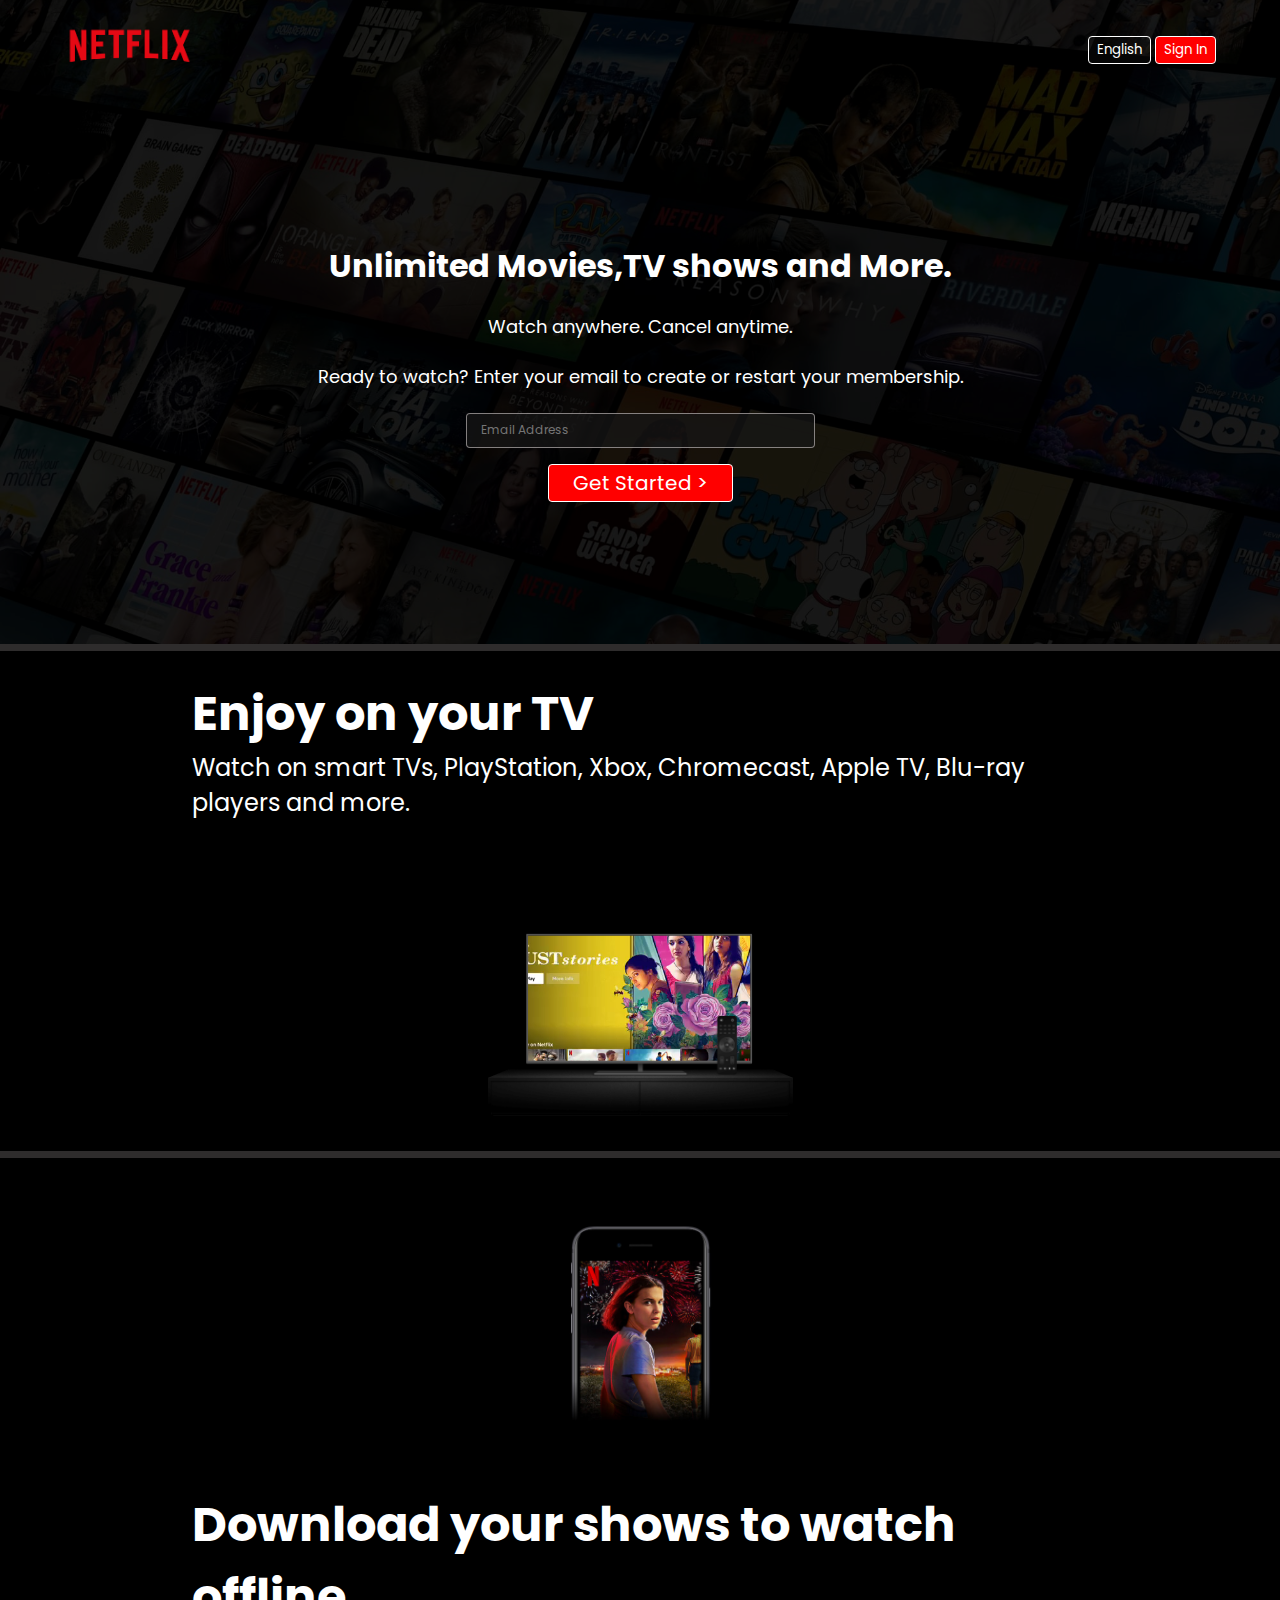
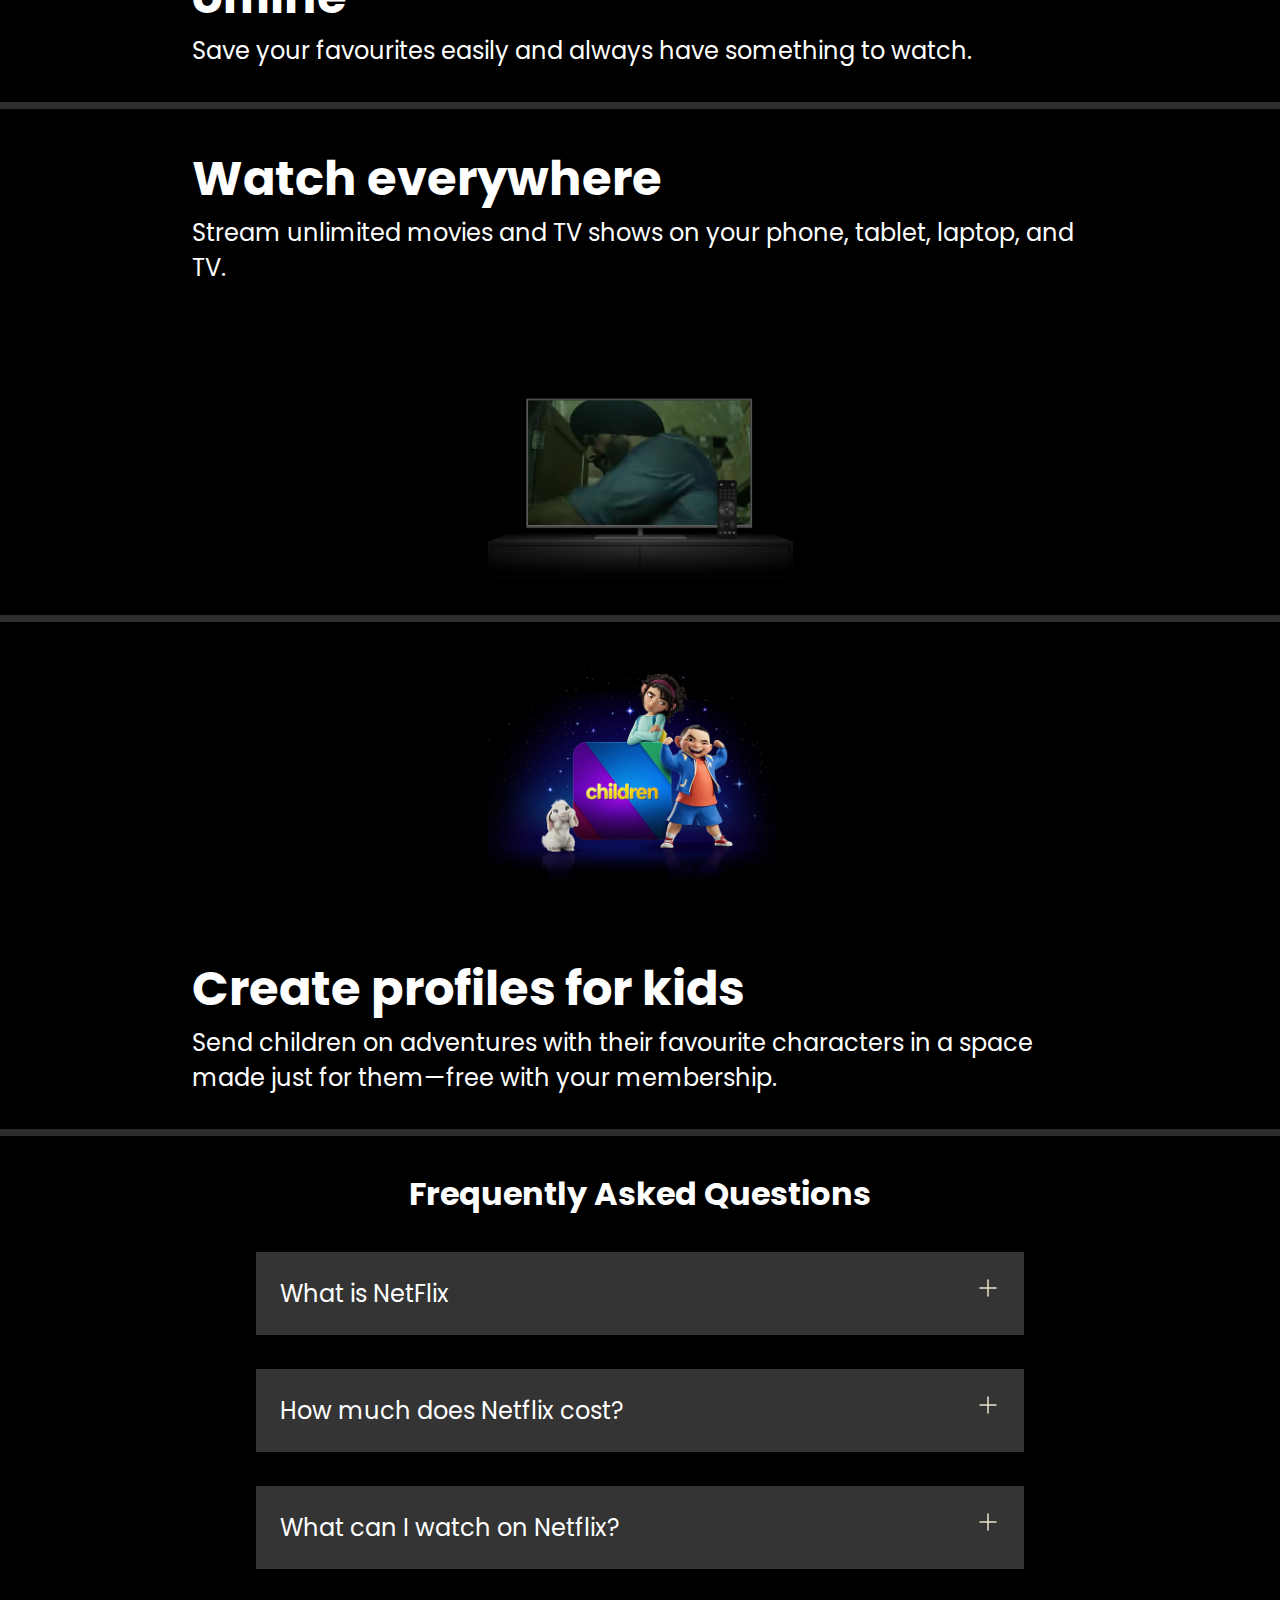
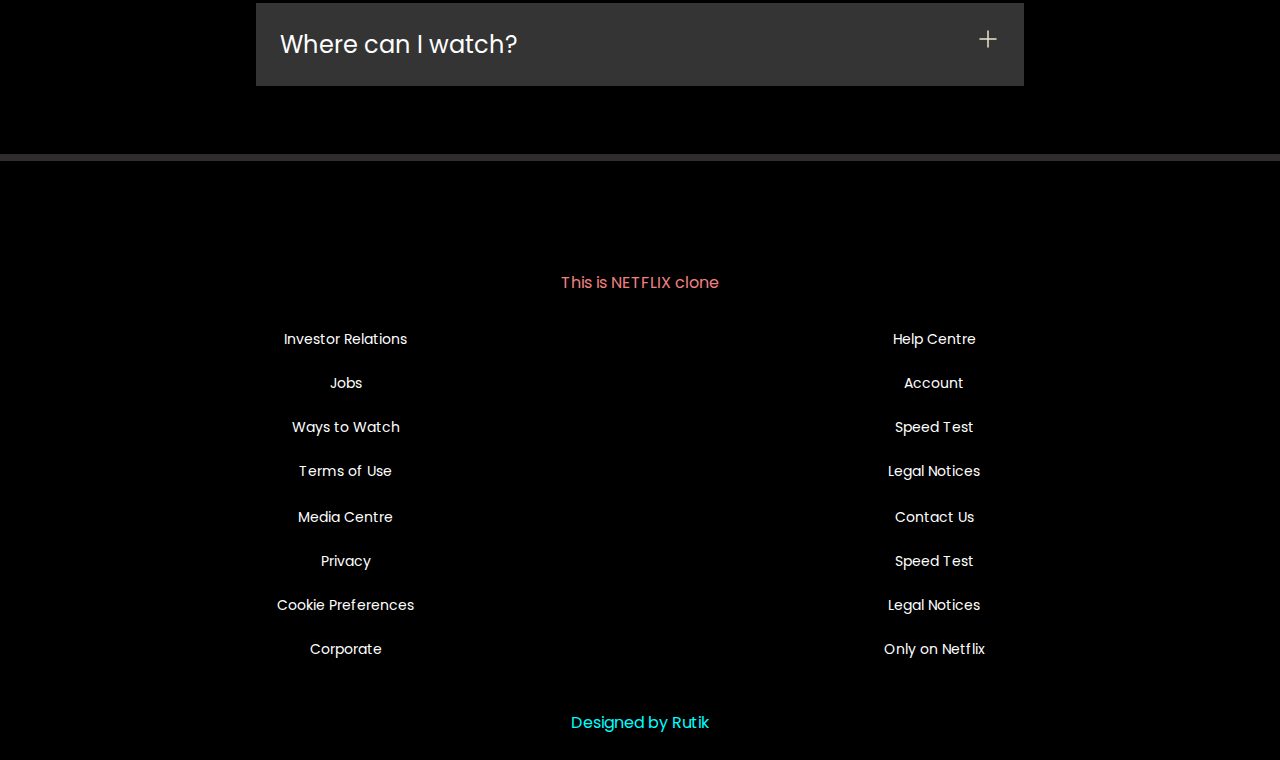
<file: index.html>
<!DOCTYPE html>
<html lang="en">

<head>
    <meta charset="UTF-8">
    <meta name="viewport" content="width=device-width, initial-scale=1.0">
    <title>Netflix India – Watch TV Shows Online, Watch Movies Online</title>
    <link rel="stylesheet" href="style.css">
</head>

<body>

    <div class="main">
        <nav>
            <span><img width="53" src="image/logo.png" alt=""></span>
            <div>
                <button class="btn">English</button>
                <button class="btn btn-red-sm">Sign In</button>
            </div>
        </nav>
        <div class="box">
        </div>
        <div class="hero">
            <span>Unlimited Movies,TV shows and More.</span>
            <span>Watch anywhere. Cancel anytime.</span>
            <span>Ready to watch? Enter your email to create or restart your membership.</span>
            <div class="hero-buttons">
                <input type="text" placeholder="Email Address">
                <button class="btn btn-red">Get Started &gt;</button>
            </div>
        </div>

        <div class="separation"></div>

    </div>

    <section class="first">
        <div>
            <span>Enjoy on your TV</span>
            <span>Watch on smart TVs, PlayStation, Xbox, Chromecast, Apple TV, Blu-ray players and more.</span>
        </div>

        <div class="secImg">
            <img src="image/tv.png" alt="">
            <video src="image/vidio.m4v"
                autoplay loop muted></video>
        </div>
    </section>
    <div class="separation"></div>

    <section class="first second">

        <div class="secImg">
            <img src="image/mobail.jpg" alt="">

        </div>
        <div>
            <span>Download your shows to watch offline</span>
            <span>Save your favourites easily and always have something to watch.</span>
        </div>
    </section>

    <div class="separation"></div>
    <section class="first third">
        <div>
            <span>Watch everywhere</span>
            <span>Stream unlimited movies and TV shows on your phone, tablet, laptop, and TV.</span>
        </div>

        <div class="secImg">
            <img src="image/tv.png" alt=""><!--1-->
            <video src="image/video1.m4v"
                autoplay loop muted></video>
        </div>
    </section>
    <div class="separation"></div>


    <section class="first second">

        <div class="secImg">
            <img src="image/cartoon.png"
                alt="no more">
                

        </div>
        <div>
            <span>Create profiles for kids</span>
            <span>Send children on adventures with their favourite characters in a space made just for them—free with
                your membership.</span>
        </div>
    </section>

    <div class="separation"></div>

    <section class="faq">
        <h2>Frequently Asked Questions</h2>
        <div class="faqbox">
            <span>What is NetFlix</span>
            <svg width="24" height="24" viewBox="0 0 24 24" fill="white" xmlns="http://www.w3.org/2000/svg">
                <path d="M12 4V20" stroke="#141B34" stroke-width="1.5" stroke-linecap="round" stroke-linejoin="round" />
                <path d="M4 12H20" stroke="#141B34" stroke-width="1.5" stroke-linecap="round" stroke-linejoin="round" />
            </svg>

        </div>
        <div class="faqbox">
            <span>How much does Netflix cost?</span>
            <svg width="24" height="24" viewBox="0 0 24 24" fill="white" xmlns="http://www.w3.org/2000/svg">
                <path d="M12 4V20" stroke="#141B34" stroke-width="1.5" stroke-linecap="round" stroke-linejoin="round" />
                <path d="M4 12H20" stroke="#141B34" stroke-width="1.5" stroke-linecap="round" stroke-linejoin="round" />
            </svg>

        </div>
        <div class="faqbox">
            <span>What can I watch on Netflix?</span>
            <svg width="24" height="24" viewBox="0 0 24 24" fill="white" xmlns="http://www.w3.org/2000/svg">
                <path d="M12 4V20" stroke="#141B34" stroke-width="1.5" stroke-linecap="round" stroke-linejoin="round" />
                <path d="M4 12H20" stroke="#141B34" stroke-width="1.5" stroke-linecap="round" stroke-linejoin="round" />
            </svg>

        </div>
        <div class="faqbox">
            <span>Where can I watch?</span>
            <svg width="24" height="24" viewBox="0 0 24 24" fill="white" xmlns="http://www.w3.org/2000/svg">
                <path d="M12 4V20" stroke="#141B34" stroke-width="1.5" stroke-linecap="round" stroke-linejoin="round" />
                <path d="M4 12H20" stroke="#141B34" stroke-width="1.5" stroke-linecap="round" stroke-linejoin="round" />
            </svg>

        </div>
    </section>
    <div class="separation"></div>

    <footer>
        <div class="questions">
            This is NETFLIX clone
        </div>
        <div class="footer">
            <div class="footer-item"> 
                <a href="Netflix.html">Investor Relations</a>
                <a href="Netflix.html">Jobs</a>
                <a href="Netflix.html">Ways to Watch</a>
                <a href="Netflix.html">Terms of Use</a>
            </div>

            <div class="footer-item"> 
                <a href="Netflix.html">Help Centre</a>
                <a href="Netflix.html">Account</a>
                <a href="Netflix.html">Speed Test</a>
                <a href="Netflix.html">Legal Notices</a>
            </div>
            <div class="footer-item">
                <a href="Netflix.html">Media Centre</a>
                <a href="Netflix.html">Privacy</a>
                <a href="Netflix.html">Cookie Preferences</a> 
                <a href="Netflix.html">Corporate</a>
            </div>

            <div class="footer-item">
                <a href="Netflix.html">Contact Us</a>
                <a href="Netflix.html">Speed Test</a> 
                <a href="Netflix.html">Legal Notices</a> 
                <a href="Netflix.html">Only on Netflix</a>
            </div>
        </div>
        <div class="copy">
            <p>Designed by Rutik</p>
        </div>
    </footer>
</body>

</html>
</file>
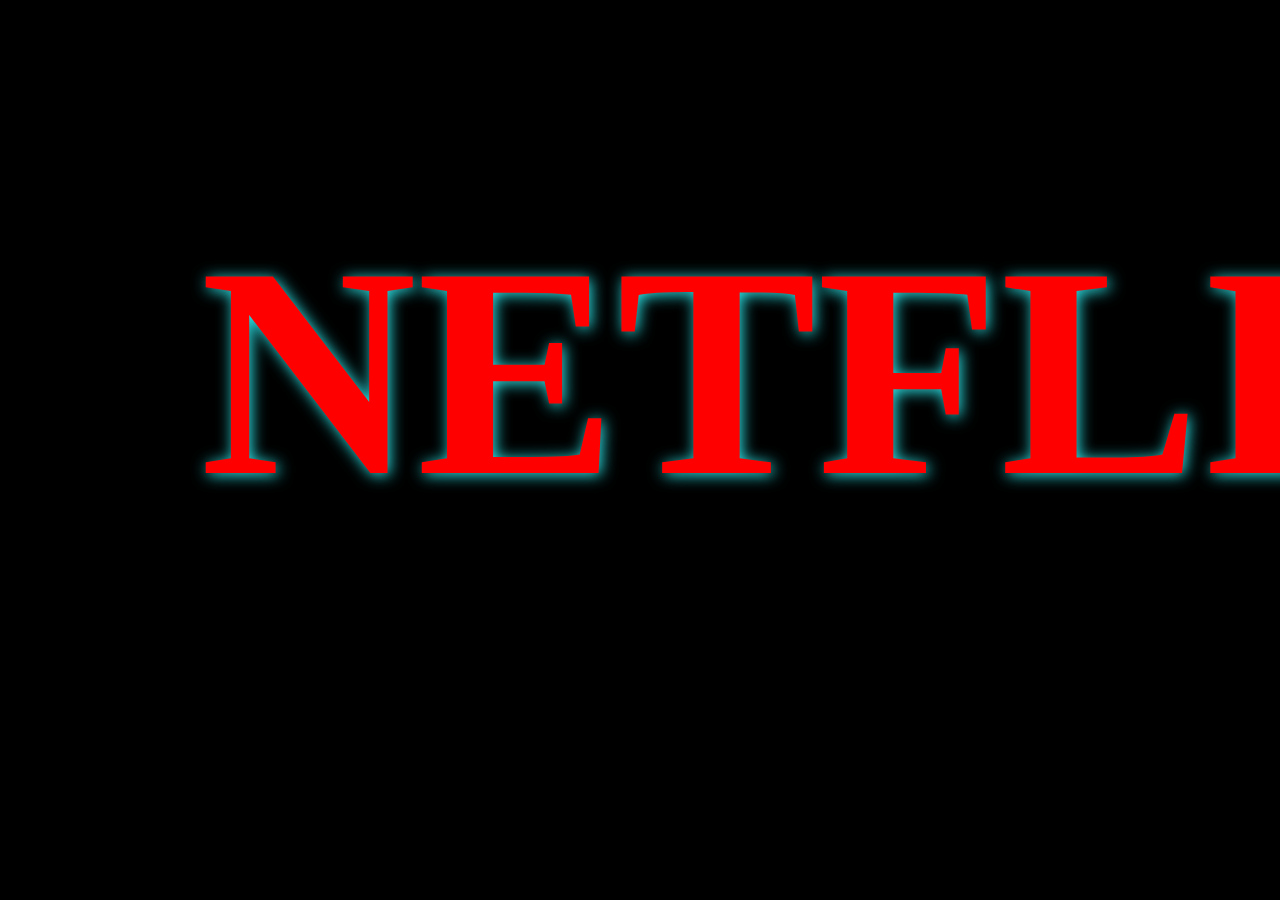
<file: Netflix.html>
<!DOCTYPE html>
<html lang="en">
<head>
    <meta charset="UTF-8">
    <meta name="viewport" content="width=device-width, initial-scale=1.0">
    <title>NetFlix</title>
   <style>
    *{
        padding: 0%;
        margin: 0%;
        box-sizing: border-box ;
        background-color: black;
    }
  h1{
    font-size: 300px;
    display: flex;
    width: 299px;
    padding: 200px;
    color: red;
    text-align: center;
    border: 200px;
  
  }
  h1:hover{
text-shadow: 2px 2px 15px rgb(46, 234, 238);
  }
    
   </style>
</head>

<body>
    <div class="main">
        <div class="img">
           <h1>NETFLIX</h1>
        </div>
    </div>
    
</body>
</html>
</file>
<file: style.css>
@import url('https://fonts.googleapis.com/css2?family=Martel+Sans:wght@600&family=Poppins:wght@300;400;700&display=swap');

* {
    padding: 0;
    margin: 0;
    box-sizing: border-box;
    font-family: 'Poppins', sans-serif;
}

body {
    background-color: black;
}

.main {
    background-image: url("image/cover.jpg");
    background-position: center center;
    background-size: max(1200px, 100vw);
    background-repeat: no-repeat;
    height: 644px;
    position: relative;
}

.main .box {
    height: 644px;
    width: 100%;
    opacity: 0.69;
    position: absolute;
    top: 0;
    background-color: black;
}

nav {
    max-width: 60vw;
    justify-content: space-between;
    margin: auto;
    display: flex;
    align-items: center;
    height: 100px;
}

nav img {
    color: red;
    width: 130px;
    position: relative;
    z-index: 10;
}

nav button {
    position: relative;
    z-index: 10;
}

.hero {
    font-family: 'Martel Sans', sans-serif;
    height: calc(100% - 100px);
    display: flex;
    align-items: center;
    justify-content: center;
    flex-direction: column;
    color: white;
    position: relative;
    gap: 23px;
    padding: 0 30px;
}

.hero> :nth-child(1) {
    font-family: 'Poppins', sans-serif;
    font-weight: bolder;
    font-size: 48px;
    text-align: center;
}

.hero> :nth-child(2) {
    font-weight: 400;
    font-size: 24px;
    text-align: center;
}

.hero> :nth-child(3) {
    font-weight: 400;
    font-size: 20px;
    text-align: center;
}

.separation {
    height: 7px;
    background-color: rgb(46, 44, 44);
    position: relative;
    z-index: 20;
}

.btn {
    padding: 3px 8px;
    font-weight: 400;
    color: white;
    background-color: rgba(248, 243, 243, 0.021);
    border-radius: 4px;
    border: 1px solid white;
    cursor: pointer;

}

.btn-red {
    background-color: red;
    color: white;
    padding: 3px 24px;
    font-size: 20px;
    border-radius: 4px;
    font-weight: 400;
}

.btn-red-sm {
    background-color: red;
    color: white;
}

.hero-buttons {
    display: flex;
    align-items: center;
    justify-content: center;
    gap: 16px;
}

.main input {
    padding: 7px 101px 8px 14px;
    color: white;
    font-size: 12px;
    border-radius: 4px;
    background-color: rgba(23, 23, 23, 0.7);
    border: 1px solid rgba(246, 238, 238, 0.5);
}

.first {
    display: flex;
    justify-content: center;
    max-width: 70vw;
    margin: auto;
    color: white;
    justify-content: center;
    align-items: center;
}



.secImg {
    position: relative;
}

.secImg img {
    width: 555px;
    position: relative;
    z-index: 10;
    border-radius: 10px;
}

.secImg video {
    position: absolute;
    top: 51px;
    right: 0;
    width: 555px;
}

section.first>div {
    display: flex;
    flex-direction: column;
    padding: 34px 0;
}

section.first>div :nth-child(1) {
    font-size: 48px;
    font-weight: bolder;
}


section.first>div :nth-child(2) {
    font-size: 24px;

}


.faq h2 {
    text-align: center;
    font-size: 48px;
}

.faq {
    background: black;
    color: white;
    padding: 34px;
}

.faqbox:hover {
    transform: none;
    background-color: #ec8282;
    color: white;
}

.faqbox svg {
    filter: invert(1);
}

.faqbox {
    transition: all 1s ease-in;
    font-size: 24px;
    display: flex;
    justify-content: space-between;
    background-color: #343434;
    padding: 24px;
    max-width: 60vw;
    margin: 34px auto;
    cursor: pointer;
}


footer {
    color: white;
    max-width: 60vw;
    margin: auto;
    padding: 60px;
}

footer .questions {
    padding: 34px 0;
    text-align: center;
    color: lightcoral;
}


.footer {
    display: grid;
    grid-template-columns: 1fr 1fr 1fr 1fr;
    color: white;
}



@media screen and (max-width: 1300px) {

    nav{
        max-width: 90vw;
    }

    .first {
        flex-wrap: wrap;
    }

    .secImg img {
        width: 305px;
    }

    .secImg video {
        width: 305px;
    }

    .hero> :nth-child(1) {
        font-size: 32px;
    }

    .hero> :nth-child(2) {
        font-size: 18px;
    }

    .hero> :nth-child(3) {
        font-size: 18px;
    }

    .hero-buttons {
        display: flex;
        flex-direction: column;
        align-items: center;
        justify-content: center;
        gap: 16px;
    }

    .faq h2 {
        text-align: center;
        font-size: 32px;
    }

    footer {
        max-width: 90vw;
        padding: 75px 0;
    }

    .footer-item{
        align-items: center;
    }
 

}



@media screen and (max-width: 1300px) {

    .footer {
        display: grid;
        grid-template-columns: 1fr 1fr;
        gap: 25px;
    }
}


.footer a {
    font-size: 14px;
    color: white;
    text-decoration: none;
}
.footer a:hover{
    font-size: 16px;
    color: lightseagreen;
}

.footer-item {
    display: flex;
    flex-direction: column;
    gap: 23px;
}
.copy{
    color: aqua;
   top: 50px;
    position: relative;
    text-align: center;
}
</file>
